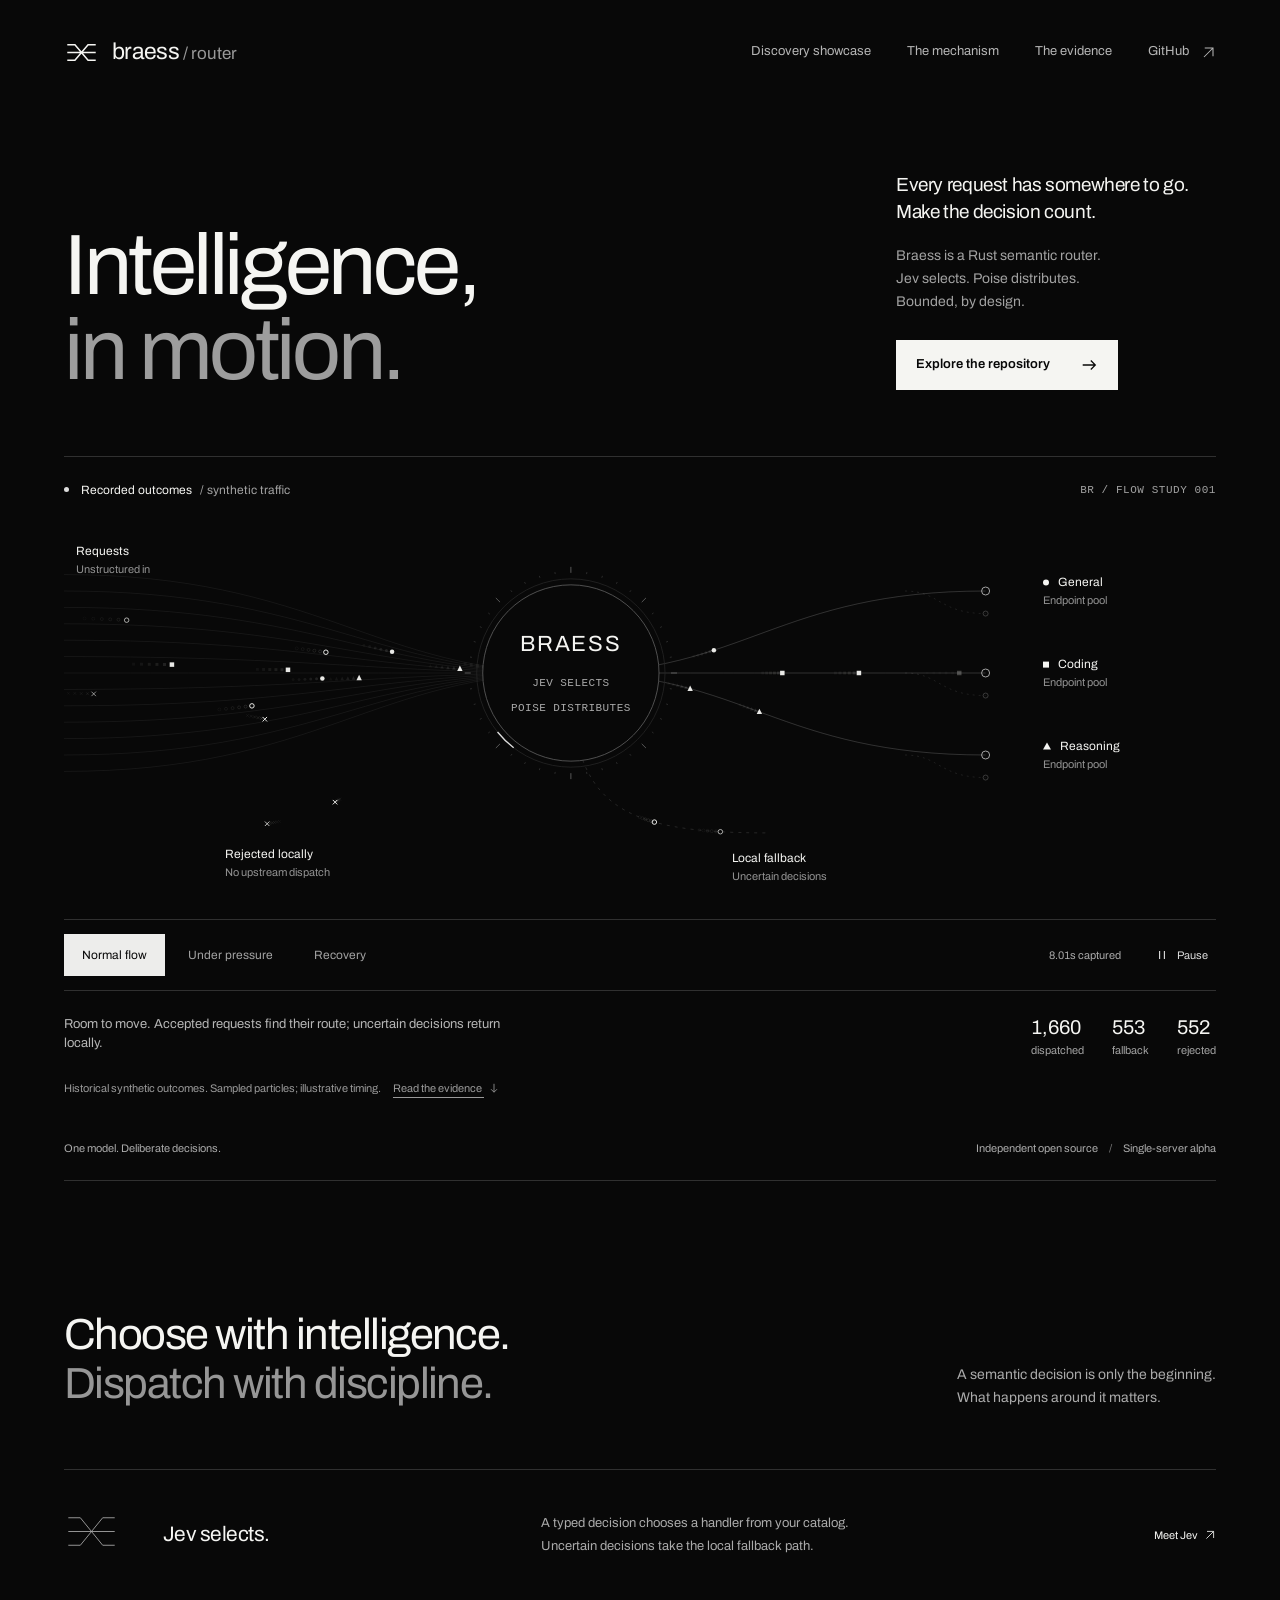
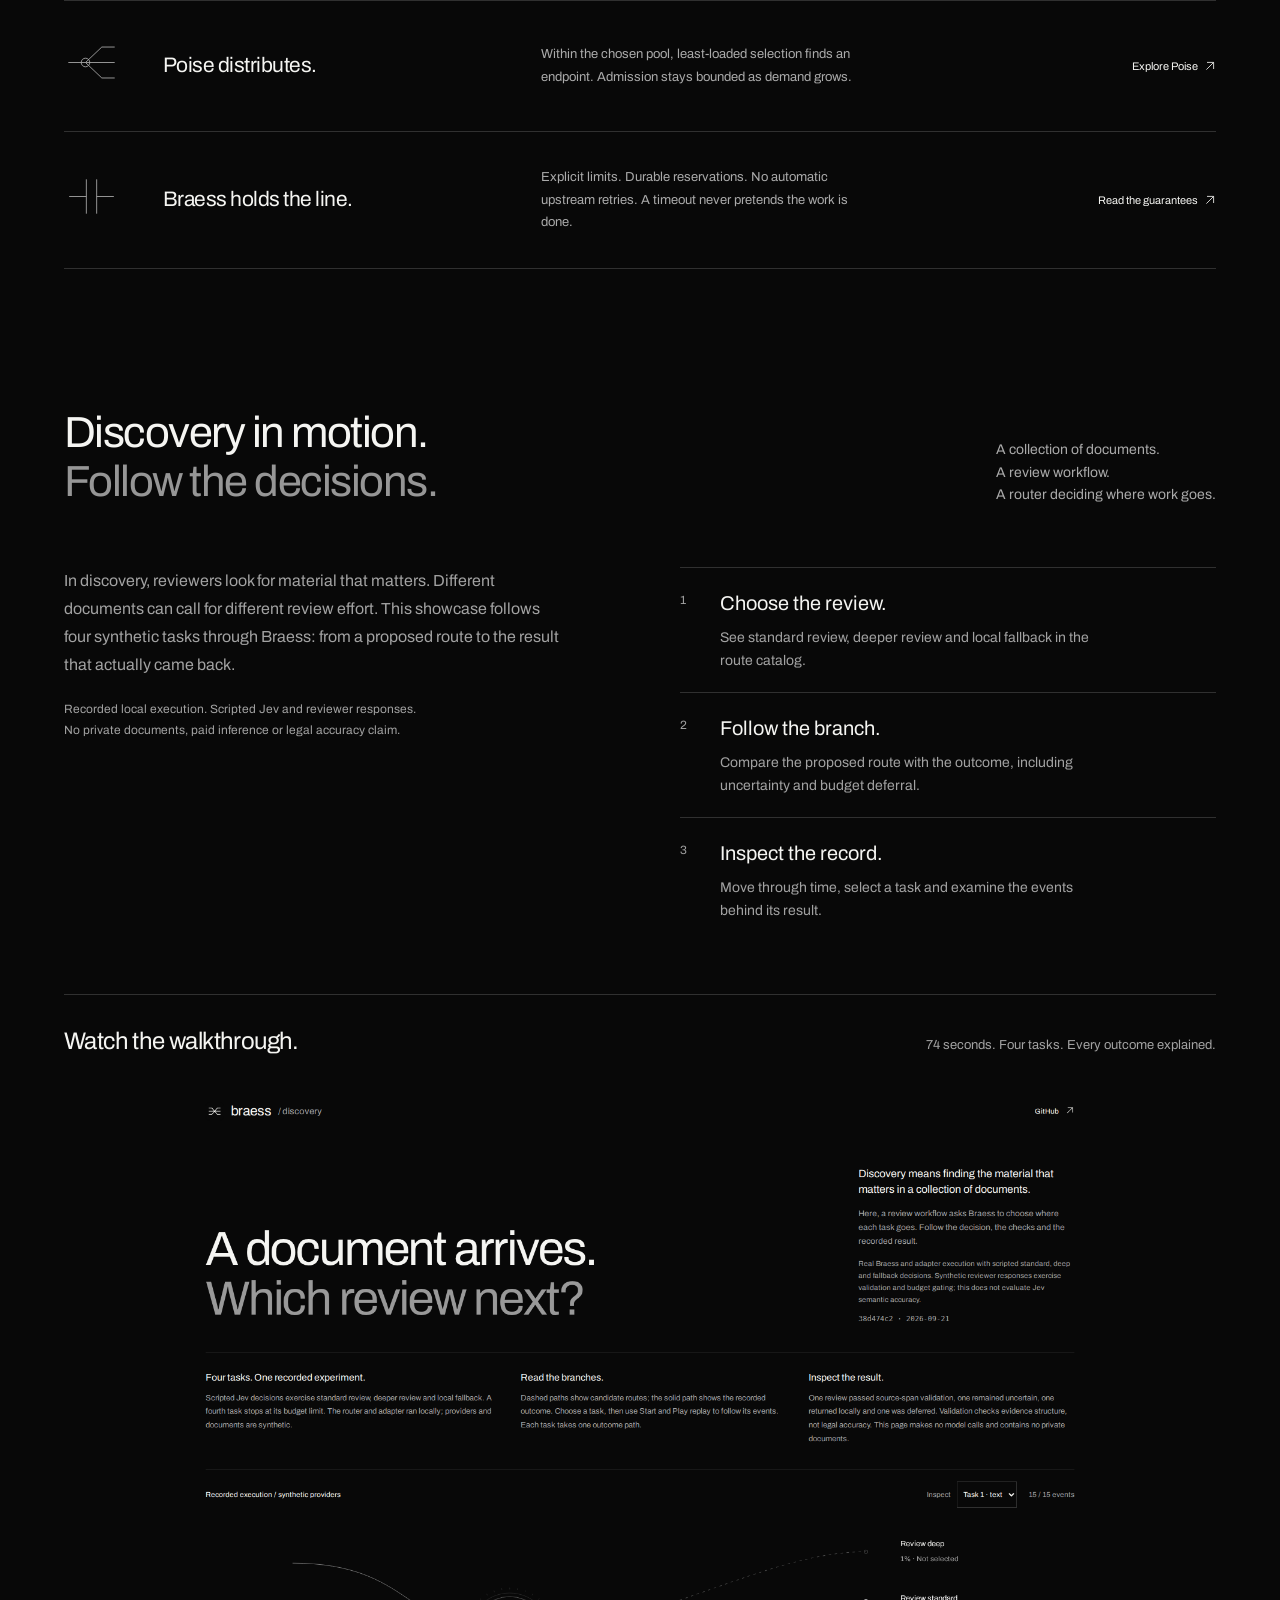
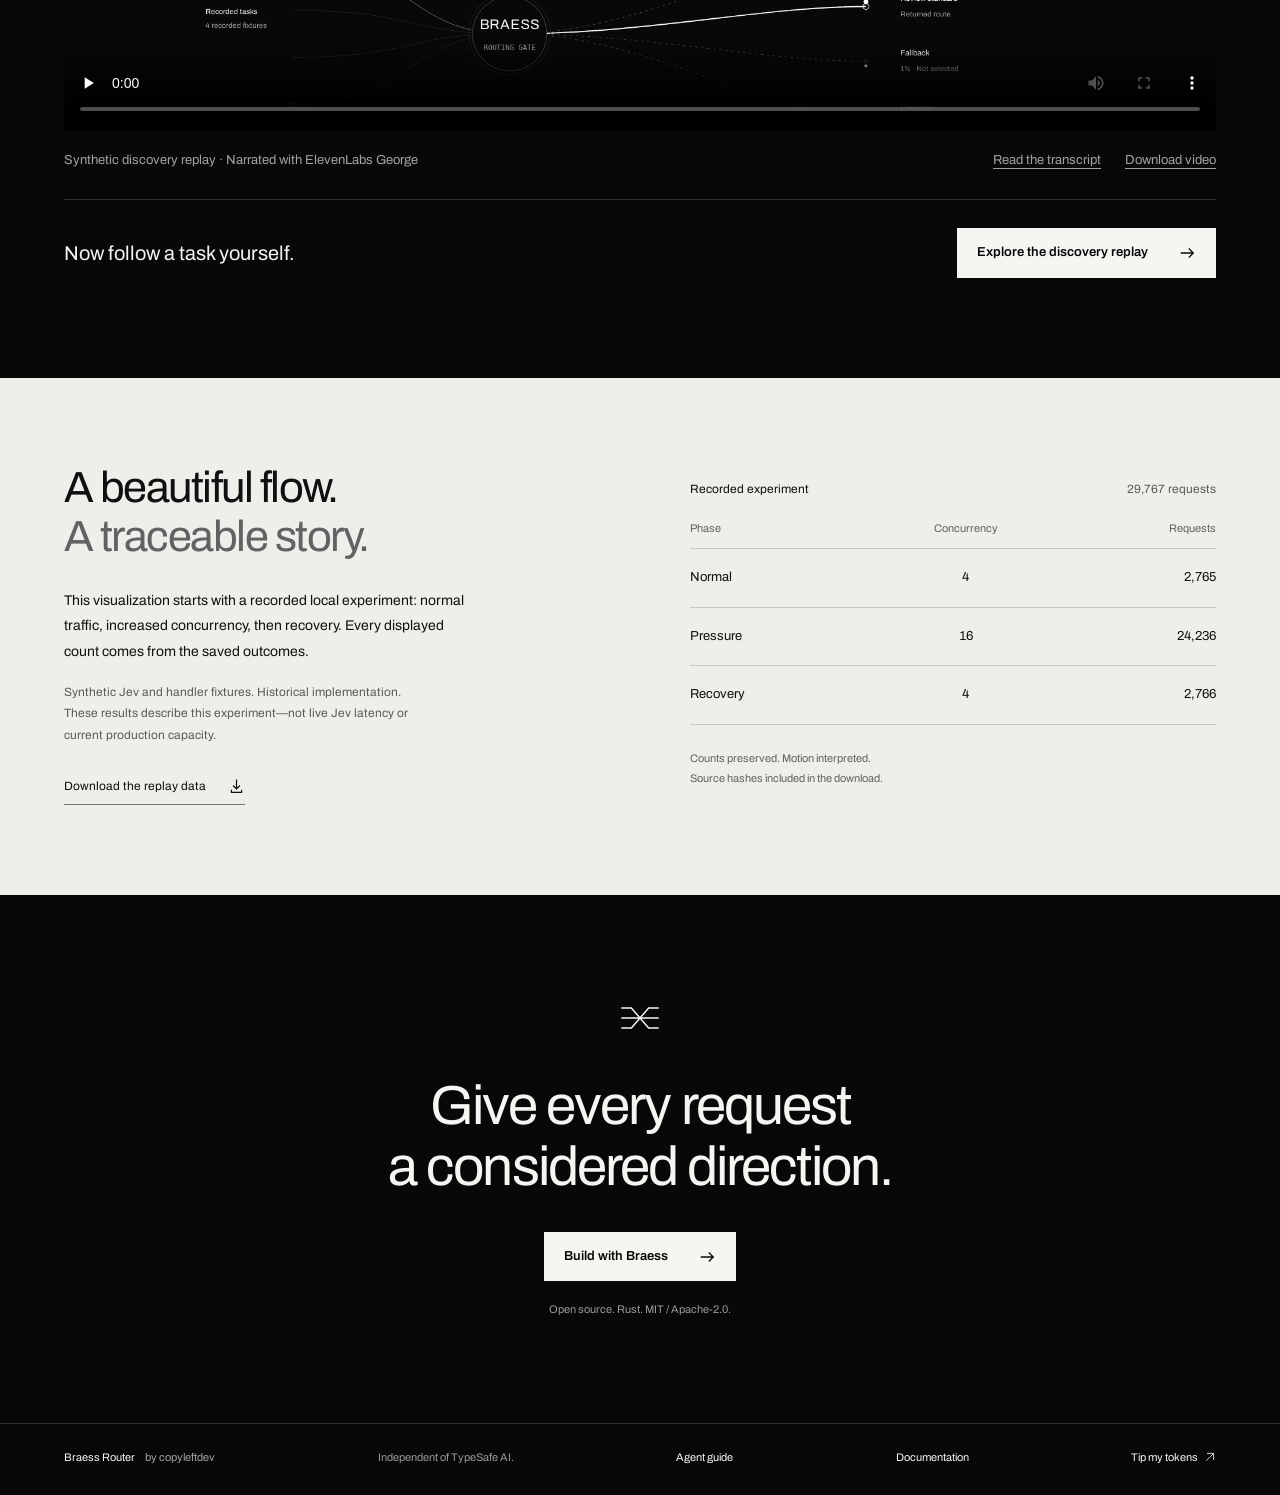
<file: site/index.html>
<!doctype html>
<html lang="en">
<head>
<meta charset="utf-8"><meta name="viewport" content="width=device-width, initial-scale=1">
<meta name="robots" content="index, follow, max-image-preview:large">
<meta name="author" content="copyleftdev">
<meta name="theme-color" content="#080808">
<link rel="canonical" href="https://copyleftdev.github.io/braess-router/">
<meta property="og:title" content="Jev Semantic Router in Rust | Braess Router">
<meta property="og:type" content="website">
<meta property="og:url" content="https://copyleftdev.github.io/braess-router/">
<meta property="og:description" content="Route requests with Jev and balance endpoints with Poise. Explore Braess Router, an open-source Rust router with bounded admission and explicit fallback.">
<meta property="og:site_name" content="Braess Router">
<meta property="og:locale" content="en_US">
<meta property="og:image" content="https://copyleftdev.github.io/braess-router/assets/social-card.png">
<meta property="og:image:width" content="1200">
<meta property="og:image:height" content="630">
<meta property="og:image:type" content="image/png">
<meta property="og:image:alt" content="Braess Router: Jev selects, Poise distributes. Monochrome request paths converge on the router and split into endpoint pools.">
<meta name="twitter:card" content="summary_large_image">
<meta name="twitter:title" content="Jev Semantic Router in Rust | Braess Router">
<meta name="twitter:description" content="Route requests with Jev and balance endpoints with Poise. Explore Braess Router, an open-source Rust router with bounded admission and explicit fallback.">
<meta name="twitter:image" content="https://copyleftdev.github.io/braess-router/assets/social-card.png">
<meta name="twitter:image:alt" content="Braess Router — a bounded Rust semantic router powered by Jev and Poise.">
<link rel="alternate" type="text/markdown" href="index.md" title="Braess Router in Markdown">
<link rel="describedby" href="llms.txt" type="text/plain">
<link rel="sitemap" href="sitemap.xml" type="application/xml">
<title>Jev Semantic Router in Rust | Braess Router</title>
<meta name="description" content="Route requests with Jev and balance endpoints with Poise. Explore Braess Router, an open-source Rust router with bounded admission and explicit fallback.">
<link rel="icon" href="assets/mark.svg" type="image/svg+xml">
<link rel="preload" href="assets/archivo-400.woff2" as="font" type="font/woff2" crossorigin>
<link rel="stylesheet" href="style.css">
<script src="traffic-data.js" defer></script><script src="app.js" defer></script>
<script type="application/ld+json">
{
  "@context": "https://schema.org",
  "@graph": [
    {
      "@type": "WebSite",
      "@id": "https://copyleftdev.github.io/braess-router/#website",
      "url": "https://copyleftdev.github.io/braess-router/",
      "name": "Braess Router",
      "inLanguage": "en"
    },
    {
      "@type": "WebPage",
      "@id": "https://copyleftdev.github.io/braess-router/#webpage",
      "url": "https://copyleftdev.github.io/braess-router/",
      "name": "Jev Semantic Router in Rust | Braess Router",
      "description": "Route requests with Jev and balance endpoints with Poise. Explore Braess Router, an open-source Rust router with bounded admission and explicit fallback.",
      "isPartOf": {
        "@id": "https://copyleftdev.github.io/braess-router/#website"
      },
      "about": {
        "@id": "https://copyleftdev.github.io/braess-router/#source"
      },
      "inLanguage": "en",
      "primaryImageOfPage": {
        "@type": "ImageObject",
        "url": "https://copyleftdev.github.io/braess-router/assets/social-card.png",
        "width": 1200,
        "height": 630
      }
    },
    {
      "@type": "SoftwareSourceCode",
      "@id": "https://copyleftdev.github.io/braess-router/#source",
      "name": "Braess Router",
      "description": "Independent open-source Rust semantic router: Jev selects a handler, Poise selects an endpoint; bounded admission and explicit local fallback. Single-server alpha with loopback-only handlers.",
      "url": "https://copyleftdev.github.io/braess-router/",
      "codeRepository": "https://github.com/copyleftdev/braess-router",
      "programmingLanguage": {
        "@type": "ComputerLanguage",
        "name": "Rust"
      },
      "runtimePlatform": "Linux",
      "license": "https://github.com/copyleftdev/braess-router/blob/main/README.md#why-braess",
      "author": {
        "@type": "Person",
        "name": "copyleftdev",
        "url": "https://github.com/copyleftdev"
      },
      "isAccessibleForFree": true
    }
  ]
}
</script>
</head>
<body>
<a class="skip" href="#main">Skip to content</a>
<header class="masthead wrap">
<a class="brand" href="#" aria-label="Braess Router home"><svg viewBox="0 0 32 32" aria-hidden="true"><path d="M3 9h7l12 14h7M3 23h7L22 9h7M3 16h26"/></svg><span>braess<span class="brand-light"> / router</span></span></a>
<nav aria-label="Main navigation"><a href="#discovery">Discovery showcase</a><a href="#mechanism">The mechanism</a><a href="#evidence">The evidence</a><a class="nav-github" href="https://github.com/copyleftdev/braess-router">GitHub <svg viewBox="0 0 20 20" aria-hidden="true"><path d="M4 16 16 4M5 4h11v11"/></svg></a></nav>
</header>
<main id="main">
<section class="hero wrap" aria-labelledby="hero-title">
<div class="hero-heading"><h1 id="hero-title">Intelligence,<br><span>in motion.</span></h1><div class="hero-copy"><p>Every request has somewhere to go.<br>Make the decision count.</p><p class="intro">Braess is a Rust semantic router.<br>Jev selects. Poise distributes.<br>Bounded, by design.</p><a class="button" href="https://github.com/copyleftdev/braess-router">Explore the repository <svg viewBox="0 0 20 20" aria-hidden="true"><path d="M3 10h14m-5-5 5 5-5 5"/></svg></a></div></div>
<div class="instrument" id="replay">
<div class="instrument-heading"><span class="replay-label"><span class="signal" aria-hidden="true"></span>Recorded outcomes <span class="muted">/ synthetic traffic</span></span><span class="instrument-id">BR / FLOW STUDY 001</span></div>
<div class="flow-stage"><canvas id="traffic" aria-hidden="true"></canvas>
<div class="diagram-label intake"><strong>Requests</strong><span>Unstructured in</span></div>
<div class="router-label"><span class="router-word">BRAESS</span><span>JEV SELECTS<br>POISE DISTRIBUTES</span></div>
<div class="diagram-label route route-general"><strong><i class="shape circle"></i>General</strong><span>Endpoint pool</span></div>
<div class="diagram-label route route-coding"><strong><i class="shape square"></i>Coding</strong><span>Endpoint pool</span></div>
<div class="diagram-label route route-reasoning"><strong><i class="shape triangle"></i>Reasoning</strong><span>Endpoint pool</span></div>
<div class="diagram-label fallback"><strong>Local fallback</strong><span>Uncertain decisions</span></div>
<div class="diagram-label rejected"><strong>Rejected locally</strong><span>No upstream dispatch</span></div>
</div>
<p class="sr-only">Requests move into Braess. Jev chooses general, coding or reasoning; Poise chooses an endpoint in that pool. Uncertain decisions return locally. Requests rejected at admission never reach Jev. Motion is illustrative; recorded counts appear below.</p>
<div class="replay-controls"><div class="phase-tabs" role="group" aria-label="Traffic phase"><button data-phase="0" aria-pressed="true">Normal flow</button><button data-phase="1" aria-pressed="false">Under pressure</button><button data-phase="2" aria-pressed="false">Recovery</button></div><div class="playback"><span id="phase-time">8.01s captured</span><button id="play-toggle" aria-label="Pause animation"><svg class="pause-icon" viewBox="0 0 20 20" aria-hidden="true"><path d="M7 5v10M13 5v10"/></svg><span>Pause</span></button></div></div>
<div class="phase-detail" aria-live="polite"><p id="phase-story">Room to move. Accepted requests find their route; uncertain decisions return locally.</p><div class="phase-counts"><span><strong id="count-routed">1,660</strong> dispatched</span><span><strong id="count-fallback">553</strong> fallback</span><span><strong id="count-rejected">552</strong> rejected</span></div></div>
<p class="replay-note">Historical synthetic outcomes. Sampled particles; illustrative timing. <a href="#evidence">Read the evidence <svg class="inline-arrow" viewBox="0 0 20 20" aria-hidden="true"><path d="M10 3v14m-5-5 5 5 5-5"/></svg></a></p>
<noscript><p class="no-script">The interactive replay needs JavaScript. The mechanism and recorded experiment remain available below.</p></noscript>
</div>
<div class="hero-foot"><span>One model. Deliberate decisions.</span><span>Independent open source <span class="separator">/</span> Single-server alpha</span></div>
</section>
<section id="mechanism" class="mechanism wrap" aria-labelledby="mechanism-title"><div class="section-lead"><h2 id="mechanism-title">Choose with intelligence.<br><span>Dispatch with discipline.</span></h2><p>A semantic decision is only the beginning.<br>What happens around it matters.</p></div><div class="mechanism-rows">
<article><div class="mechanism-glyph" aria-hidden="true"><svg viewBox="0 0 64 64"><path d="M5 16h14l26 32h14M5 32h54M5 48h14l26-32h14"/></svg></div><h3>Jev selects.</h3><p>A typed decision chooses a handler from your catalog. Uncertain decisions take the local fallback path.</p><a href="https://docs.typesafe.ai/introduction">Meet Jev <svg class="inline-arrow" viewBox="0 0 20 20" aria-hidden="true"><path d="M4 16 16 4M5 4h11v11"/></svg></a></article>
<article><div class="mechanism-glyph" aria-hidden="true"><svg viewBox="0 0 64 64"><path d="M5 32h20m0 0 19-18h15M25 32h34M25 32l19 18h15"/><circle cx="25" cy="32" r="5"/></svg></div><h3>Poise distributes.</h3><p>Within the chosen pool, least-loaded selection finds an endpoint. Admission stays bounded as demand grows.</p><a href="https://github.com/copyleftdev/poise-rs">Explore Poise <svg class="inline-arrow" viewBox="0 0 20 20" aria-hidden="true"><path d="M4 16 16 4M5 4h11v11"/></svg></a></article>
<article><div class="mechanism-glyph" aria-hidden="true"><svg viewBox="0 0 64 64"><path d="M6 32h20m12 0h20M26 12v40M38 12v40"/></svg></div><h3>Braess holds the line.</h3><p>Explicit limits. Durable reservations. No automatic upstream retries. A timeout never pretends the work is done.</p><a href="https://github.com/copyleftdev/braess-router/blob/main/docs/OPERATIONS.md">Read the guarantees <svg class="inline-arrow" viewBox="0 0 20 20" aria-hidden="true"><path d="M4 16 16 4M5 4h11v11"/></svg></a></article>
</div></section>
<section id="discovery" class="discovery wrap" aria-labelledby="discovery-title">
<div class="section-lead"><h2 id="discovery-title">Discovery in motion.<br><span>Follow the decisions.</span></h2><p>A collection of documents.<br>A review workflow.<br>A router deciding where work goes.</p></div>
<div class="discovery-body"><div><p>In discovery, reviewers look for material that matters. Different documents can call for different review effort. This showcase follows four synthetic tasks through Braess: from a proposed route to the result that actually came back.</p><p class="discovery-scope">Recorded local execution. Scripted Jev and reviewer responses.<br>No private documents, paid inference or legal accuracy claim.</p></div>
<ol class="discovery-steps"><li><h3>Choose the review.</h3><p>See standard review, deeper review and local fallback in the route catalog.</p></li><li><h3>Follow the branch.</h3><p>Compare the proposed route with the outcome, including uncertainty and budget deferral.</p></li><li><h3>Inspect the record.</h3><p>Move through time, select a task and examine the events behind its result.</p></li></ol></div>
<div class="discovery-film" aria-labelledby="film-title">
<div class="film-intro"><h3 id="film-title">Watch the walkthrough.</h3><p>74 seconds. Four tasks. Every outcome explained.</p></div>
<video controls playsinline preload="none" width="1920" height="1080" poster="discovery/media/poster.png" aria-labelledby="film-title" aria-describedby="film-scope">
<source src="discovery/media/walkthrough.mp4" type="video/mp4">
<track kind="captions" src="discovery/media/walkthrough.vtt" srclang="en" label="English" default>
Your browser does not support this video. <a href="discovery/media/walkthrough.mp4">Download the walkthrough</a> or <a href="discovery/media/transcript.txt">read the transcript</a>.
</video>
<div class="film-details"><p id="film-scope">Synthetic discovery replay · Narrated with ElevenLabs George</p><div><a href="discovery/media/transcript.txt">Read the transcript</a><a href="discovery/media/walkthrough.mp4" download>Download video</a></div></div>
<div class="film-next"><p>Now follow a task yourself.</p><a class="button" href="discovery/index.html">Explore the discovery replay <svg viewBox="0 0 20 20" aria-hidden="true"><path d="M3 10h14m-5-5 5 5-5 5"/></svg></a></div>
</div>
</section>
<section id="evidence" class="evidence" aria-labelledby="evidence-title"><div class="wrap evidence-inner"><div><h2 id="evidence-title">A beautiful flow.<br><span>A traceable story.</span></h2><p>This visualization starts with a recorded local experiment: normal traffic, increased concurrency, then recovery. Every displayed count comes from the saved outcomes.</p><p class="evidence-limit">Synthetic Jev and handler fixtures. Historical implementation. These results describe this experiment—not live Jev latency or current production capacity.</p><a class="text-link" href="traffic-data.json" download>Download the replay data <svg viewBox="0 0 20 20" aria-hidden="true"><path d="M10 3v11m-4-4 4 4 4-4M4 15v3h12v-3"/></svg></a></div><div class="evidence-table"><div class="table-title"><span>Recorded experiment</span><span>29,767 requests</span></div><table><caption class="sr-only">Historical synthetic request outcomes by load phase</caption><thead><tr><th scope="col">Phase</th><th scope="col">Concurrency</th><th scope="col">Requests</th></tr></thead><tbody><tr><th scope="row">Normal</th><td>4</td><td>2,765</td></tr><tr><th scope="row">Pressure</th><td>16</td><td>24,236</td></tr><tr><th scope="row">Recovery</th><td>4</td><td>2,766</td></tr></tbody></table><p>Counts preserved. Motion interpreted.<br>Source hashes included in the download.</p></div></div></section>
<section class="closing wrap"><div class="closing-mark" aria-hidden="true"><svg viewBox="0 0 32 32"><path d="M3 9h7l12 14h7M3 23h7L22 9h7M3 16h26"/></svg></div><h2>Give every request<br>a considered direction.</h2><a class="button" href="https://github.com/copyleftdev/braess-router">Build with Braess <svg viewBox="0 0 20 20" aria-hidden="true"><path d="M3 10h14m-5-5 5 5-5 5"/></svg></a><p>Open source. Rust. MIT / Apache-2.0.</p></section>
</main><footer class="wrap"><span>Braess Router <span class="muted">by copyleftdev</span></span><p>Independent of TypeSafe AI.</p><a href="llms.txt">Agent guide</a><a href="https://github.com/copyleftdev/braess-router/blob/main/docs/OPERATIONS.md">Documentation</a><a href="https://tokentip.to/@copyleftdev">Tip my tokens <svg class="inline-arrow" viewBox="0 0 20 20" aria-hidden="true"><path d="M4 16 16 4M5 4h11v11"/></svg></a></footer>
</body></html>
</file>
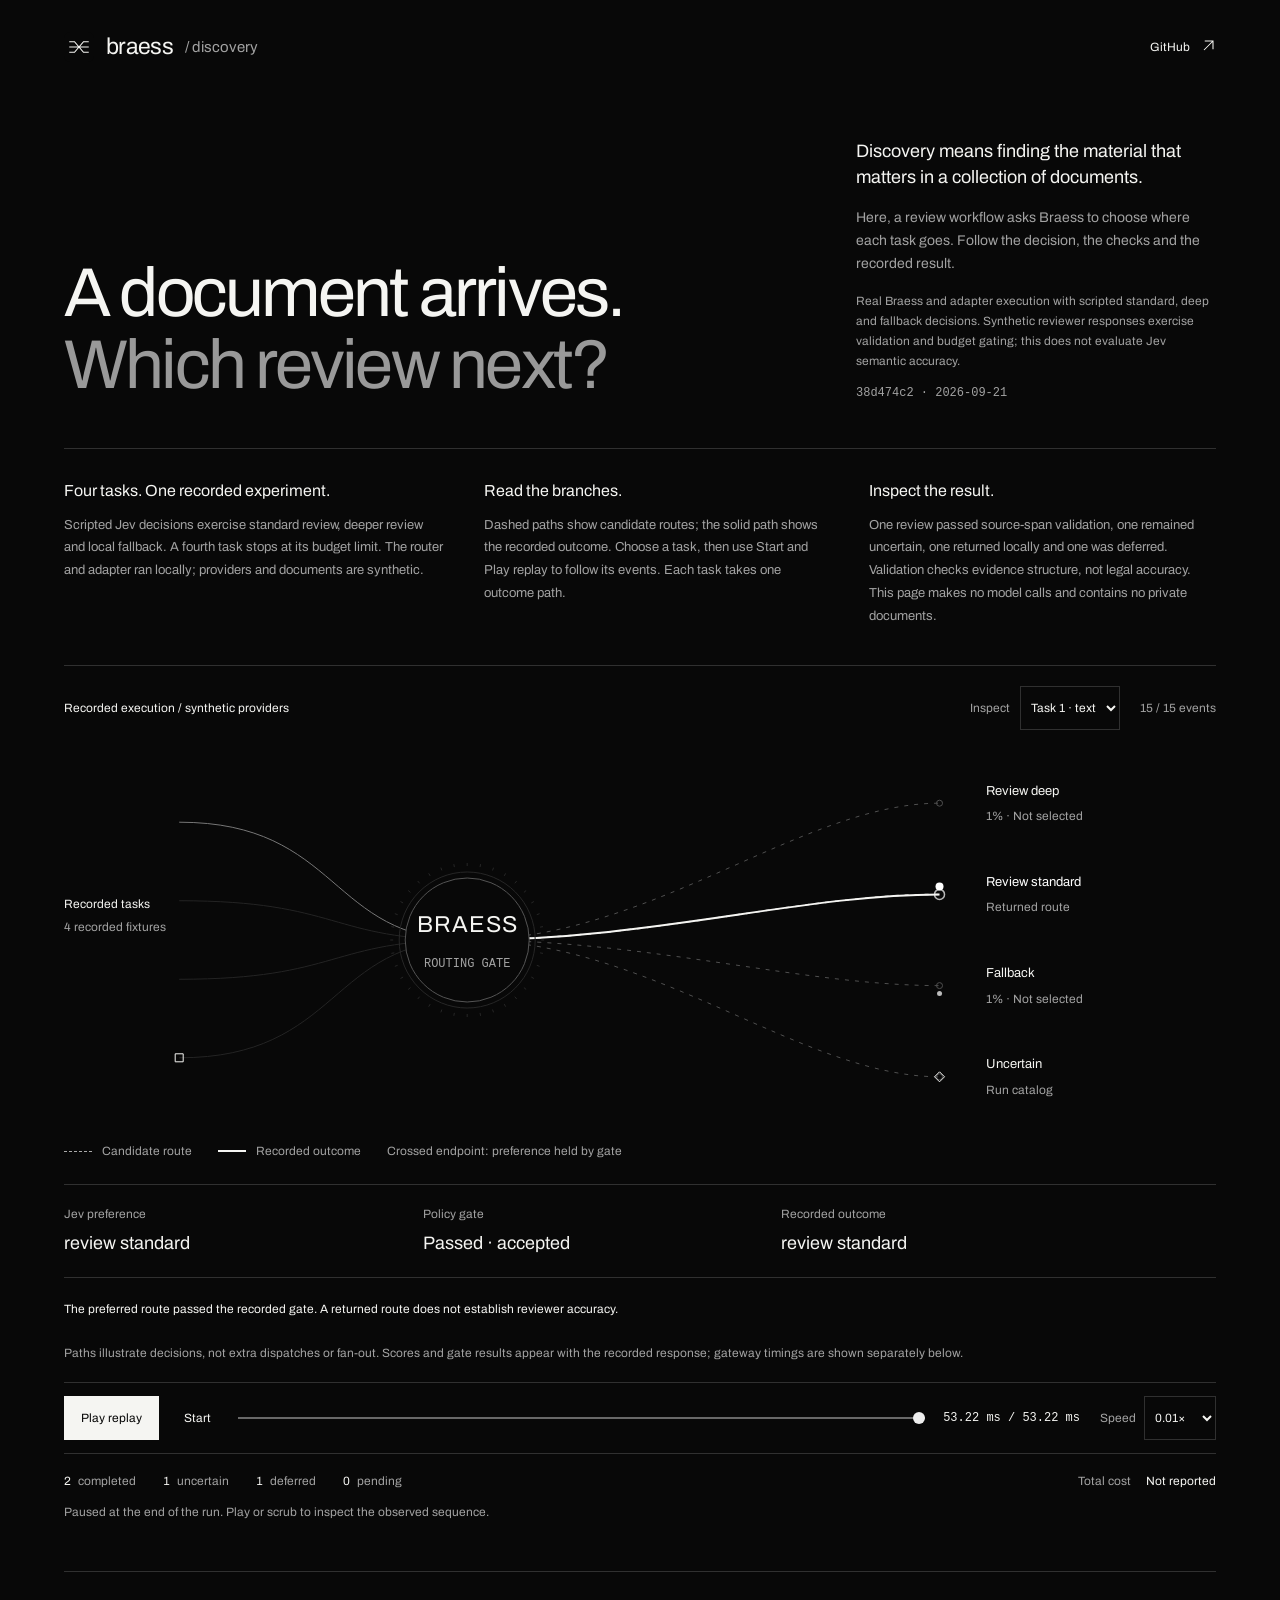
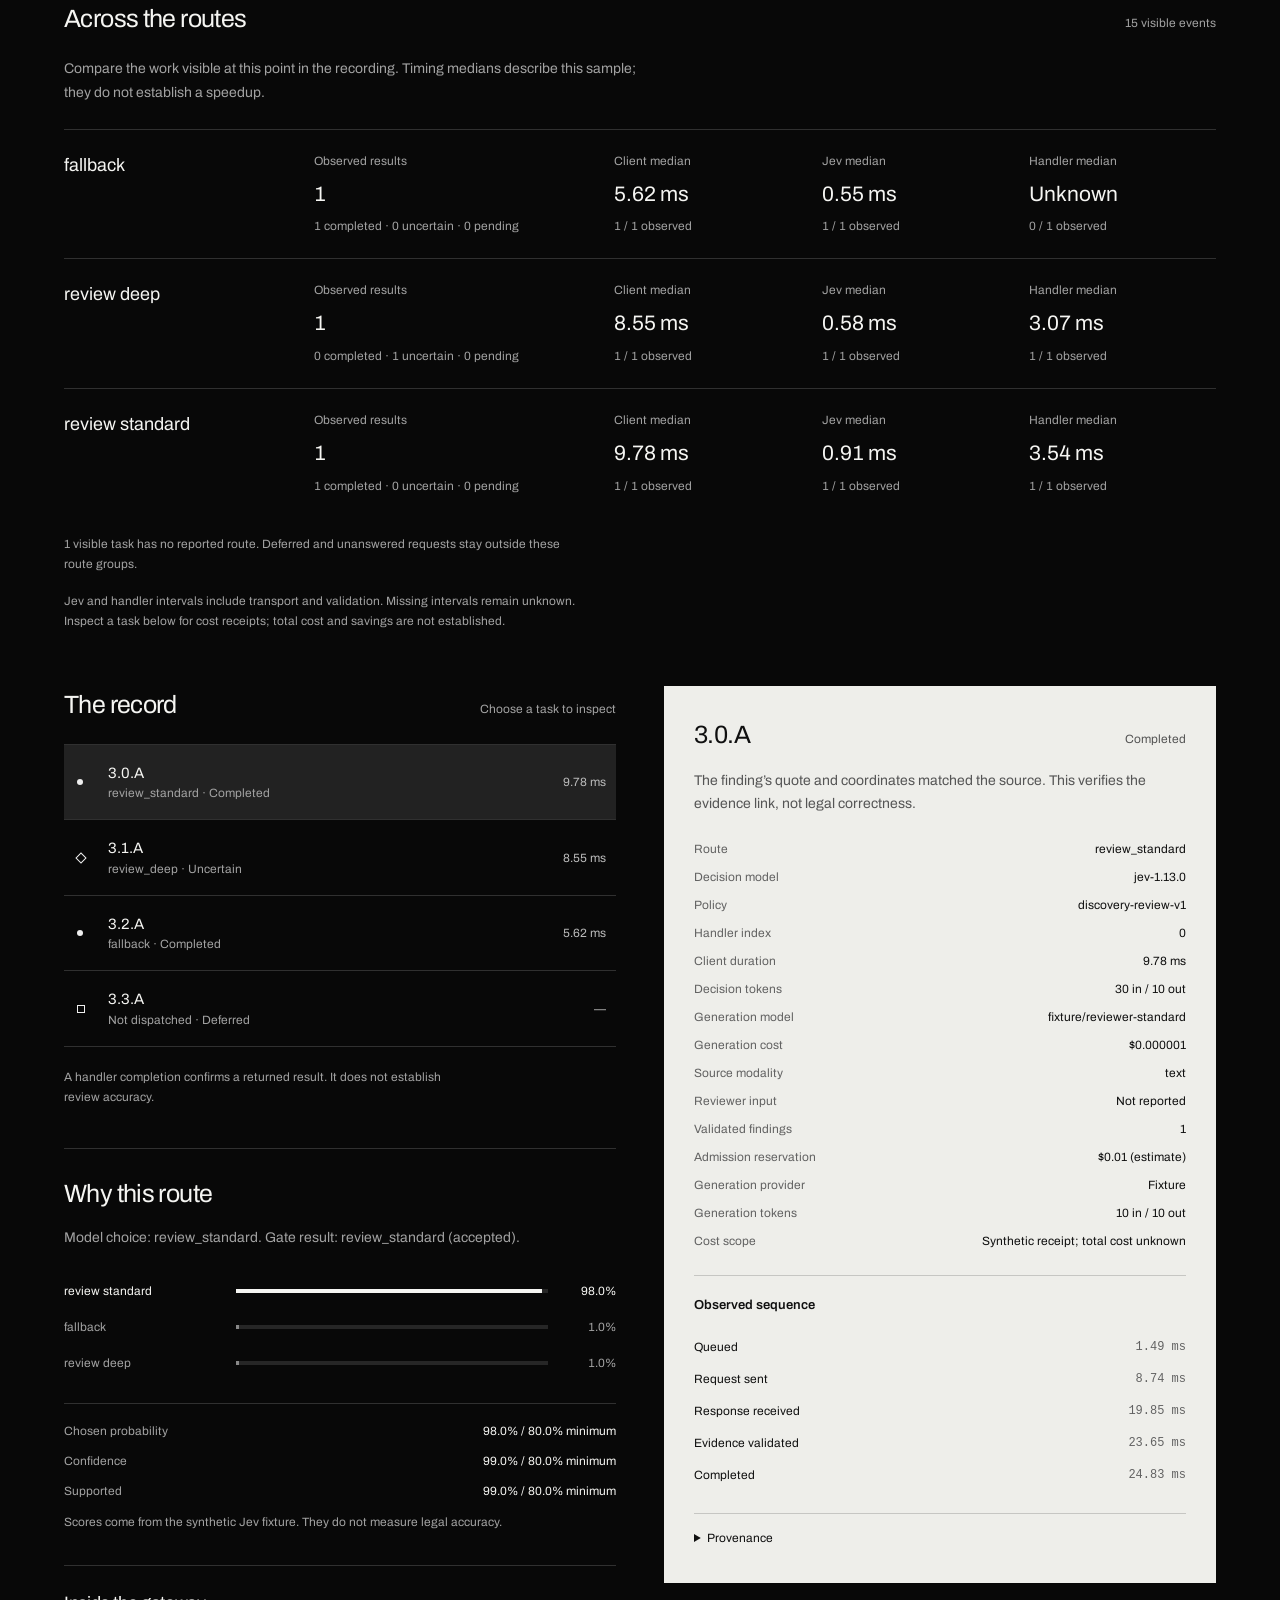
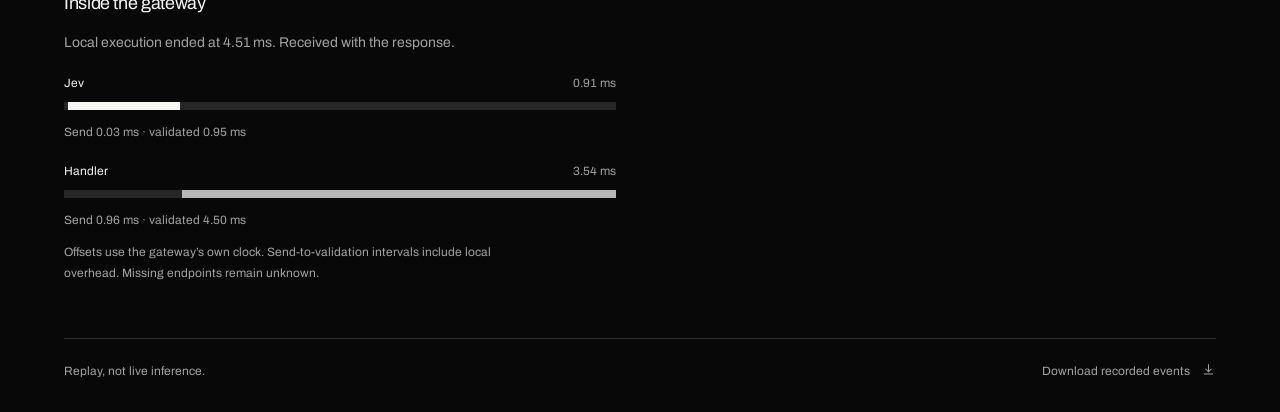
<file: site/discovery/index.html>
<!doctype html>
<html lang="en">
<head>
<meta charset="utf-8"><meta name="viewport" content="width=device-width, initial-scale=1">
<meta name="theme-color" content="#080808"><meta name="robots" content="index, follow">
<title>Discovery showcase — Braess Router</title>
<meta name="description" content="Explore four synthetic discovery tasks through Braess Router: review routes, fallback, validation and budget deferral in a recorded execution.">
<link rel="canonical" href="https://copyleftdev.github.io/braess-router/discovery/index.html">
<link rel="icon" href="../assets/mark.svg" type="image/svg+xml">
<link rel="stylesheet" href="style.css"><script src="app.js" defer></script>
</head>
<body>
<a class="skip" href="#controls">Skip to replay controls</a>
<header><a class="brand" href="../index.html#discovery"><img src="../assets/mark.svg" alt="" width="30" height="30">braess <span>/ discovery</span></a><a href="https://github.com/copyleftdev/braess-router">GitHub <svg viewBox="0 0 20 20" aria-hidden="true"><path d="M4 16 16 4M5 4h11v11"/></svg></a></header>
<main>
<section class="intro"><h1>A document arrives.<br><span>Which review next?</span></h1><div class="scope"><p>Discovery means finding the material that matters in a collection of documents.</p><p>Here, a review workflow asks Braess to choose where each task goes. Follow the decision, the checks and the recorded result.</p><p id="scope">Loading the recorded run…</p><p class="run-id" id="run-id"></p></div></section>
<section class="showcase-guide" aria-label="About this discovery showcase"><p><strong>Four tasks. One recorded experiment.</strong> Scripted Jev decisions exercise standard review, deeper review and local fallback. A fourth task stops at its budget limit. The router and adapter ran locally; providers and documents are synthetic.</p><p><strong>Read the branches.</strong> Dashed paths show candidate routes; the solid path shows the recorded outcome. Choose a task, then use Start and Play replay to follow its events. Each task takes one outcome path.</p><p><strong>Inspect the result.</strong> One review passed source-span validation, one remained uncertain, one returned locally and one was deferred. Validation checks evidence structure, not legal accuracy. This page makes no model calls and contains no private documents.</p></section>
<section class="instrument" aria-label="Recorded routing activity">
<div class="instrument-top"><span id="scope-label">Loading evidence</span><label class="flow-select">Inspect <select id="flow-task" aria-label="Task in routing diagram"></select></label><span id="event-count">—</span></div>
<div class="stage"><canvas id="flow" aria-hidden="true"></canvas><div class="intake">Recorded tasks<span id="task-total">—</span></div><div class="aperture"><strong>BRAESS</strong><span>ROUTING GATE</span></div><div id="lanes"></div></div>
<div class="branch-legend"><span><i class="candidate-key" aria-hidden="true"></i>Candidate route</span><span><i class="returned-key" aria-hidden="true"></i>Recorded outcome</span><span>Crossed endpoint: preference held by gate</span></div>
<div class="branch-story" aria-label="Selected task routing decision"><div><span>Jev preference</span><strong id="branch-choice">Not observed yet</strong></div><div><span>Policy gate</span><strong id="branch-gate">Not observed yet</strong></div><div><span>Recorded outcome</span><strong id="branch-outcome">Not observed yet</strong></div></div>
<p id="branch-context" class="path-note"></p><p class="path-note">Paths illustrate decisions, not extra dispatches or fan-out. Scores and gate results appear with the recorded response; gateway timings are shown separately below.</p>
<div id="controls" class="controls"><button id="play" disabled>Play replay</button><button id="reset" disabled>Start</button><label class="scrubber">Recorded time<input type="range" id="seek" min="0" max="1000" value="1000" disabled aria-label="Recorded time"></label><output id="time">—</output><label class="speed">Speed<select id="speed"><option value="0.001">0.001×</option><option value="0.01" selected>0.01×</option><option value="0.1">0.1×</option><option value="1">1×</option></select></label></div>
<div class="run-summary" aria-live="off"><p><strong id="completed">—</strong> completed</p><p><strong id="uncertain">—</strong> uncertain</p><p><strong id="deferred">—</strong> deferred</p><p><strong id="pending">—</strong> pending</p><p>Total cost <strong id="cost">Not reported</strong></p></div>
<p id="status" role="status" class="status">Loading replay data. No provider calls are made by this page.</p>
</section>
<section class="route-comparison" aria-labelledby="comparison-heading">
<div class="section-title"><h2 id="comparison-heading">Across the routes</h2><span id="comparison-clock">Waiting for observations</span></div>
<p>Compare the work visible at this point in the recording. Timing medians describe this sample; they do not establish a speedup.</p>
<div id="route-comparison"></div>
<p id="comparison-unrouted"></p>
<p class="comparison-note">Jev and handler intervals include transport and validation. Missing intervals remain unknown. Inspect a task below for cost receipts; total cost and savings are not established.</p>
</section>
<section class="review" aria-label="Task evidence">
  <div class="task-index">
    <div class="section-title"><h2>The record</h2><span>Choose a task to inspect</span></div>
    <div id="tasks"></div>
    <p class="record-note">A handler completion confirms a returned result. It does not establish review accuracy.</p>
    <section class="decision-study" aria-labelledby="decision-heading">
      <h2 id="decision-heading">Why this route</h2>
      <p id="decision-summary">Select a recorded task to inspect its decision.</p>
      <div id="route-scores" aria-label="Recorded route probabilities"></div>
      <dl id="gate-scores"></dl>
      <p id="score-note" class="study-note" hidden>Scores come from the synthetic Jev fixture. They do not measure legal accuracy.</p>
      <h3>Inside the gateway</h3>
      <p id="timing-summary">No timing evidence selected.</p>
      <div id="stage-times"></div>
      <p class="study-note">Offsets use the gateway’s own clock. Send-to-validation intervals include local overhead. Missing endpoints remain unknown.</p>
    </section>
  </div>
  <aside class="evidence" aria-label="Selected task details">
    <div class="evidence-heading"><h2 id="selected-title">Select a task</h2><span id="selected-state"></span></div>
    <p id="selected-description">The original event sequence will appear here.</p>
    <dl id="facts"></dl><section id="submitted-pages" hidden aria-labelledby="submitted-heading"><h3 id="submitted-heading">Submitted scan pages</h3><p id="submitted-status" role="status"></p><div id="submitted-actions"></div></section><section id="linked-findings" hidden aria-labelledby="findings-heading"><h3 id="findings-heading">Source-linked findings</h3><p id="findings-status" role="status"></p><div id="finding-list"></div></section><h3>Observed sequence</h3><ol id="sequence"></ol>
    <details><summary>Provenance</summary><p id="provenance"></p></details>
  </aside>
</section>
<footer><span>Replay, not live inference.</span><a href="replay.json" download>Download recorded events <svg viewBox="0 0 20 20" aria-hidden="true"><path d="M10 3v10m-4-4 4 4 4-4M4 16h12"/></svg></a></footer>
</main><noscript><p class="noscript">Enable JavaScript to explore the replay, or <a href="replay.json">read the recorded events</a>.</p></noscript>
</body></html>
</file>
<file: site/style.css>
@font-face{font-family:Archivo;src:url('assets/archivo-400.woff2') format('woff2');font-weight:400;font-display:swap}
@font-face{font-family:Archivo;src:url('assets/archivo-600.woff2') format('woff2');font-weight:600;font-display:swap}
:root{--bg:#080808;--ink:#f5f5f2;--muted:#a2a2a2;--line:#303030;--surface:#111;--font:Archivo,Helvetica,sans-serif;--space:clamp(22px,5vw,80px)}
*{box-sizing:border-box}html{scroll-behavior:smooth;scroll-padding-top:30px;scrollbar-color:#666 var(--bg)}body{margin:0;background:var(--bg);color:var(--ink);font-family:var(--font);font-size:16px;line-height:1.5;-webkit-font-smoothing:antialiased}::selection{background:#eee;color:#080808}a{color:inherit;text-decoration:none;text-underline-offset:5px}button{font:inherit;cursor:pointer}button,a{-webkit-tap-highlight-color:transparent}a:focus-visible,button:focus-visible{outline:2px solid var(--ink);outline-offset:6px}svg{fill:none;stroke:currentColor;stroke-width:1.4;width:20px;height:20px}button:disabled{opacity:.5;cursor:default}.wrap{max-width:1440px;margin-inline:auto;padding-inline:var(--space)}.muted{color:var(--muted)}.sr-only{position:absolute;width:1px;height:1px;padding:0;margin:-1px;overflow:hidden;clip:rect(0,0,0,0);white-space:nowrap;border:0}.skip{position:fixed;top:10px;left:10px;background:var(--ink);color:var(--bg);padding:12px 20px;z-index:10;transform:translateY(-150%)}.skip:focus{transform:translateY(0)}
.masthead{height:104px;display:flex;align-items:center;justify-content:space-between;gap:24px}.brand{display:flex;align-items:center;gap:13px;font-size:23px;letter-spacing:-.03em}.brand svg{width:35px;height:35px}.brand-light{color:#999;font-size:17px;letter-spacing:-.01em}.masthead nav{display:flex;align-items:center;gap:36px;font-size:13px}.masthead nav a{color:#b5b5b5}.masthead nav a:hover{color:var(--ink)}.nav-github{display:flex;gap:12px;align-items:center}.nav-github svg{width:15px;height:15px}
.hero-heading{display:flex;justify-content:space-between;align-items:flex-end;gap:48px;padding-top:68px;padding-bottom:62px}h1,h2,h3,p{margin:0}h1{font-size:clamp(58px,6.7vw,96px);line-height:.99;font-weight:400;letter-spacing:-.04em;text-wrap:balance}h1 span{color:#9d9d9d}.hero-copy{width:320px;padding-bottom:4px}.hero-copy>p:first-child{font-size:19px;line-height:1.4;letter-spacing:-.02em}.intro{color:var(--muted);font-size:14px;line-height:1.65;margin-top:19px}.button{display:inline-flex;align-items:center;justify-content:space-between;gap:30px;background:var(--ink);color:var(--bg);font-size:13px;font-weight:600;padding:15px 20px;min-height:48px;transition:background .2s}.button:hover{background:#cecece}.hero-copy .button{margin-top:27px}.button svg{width:18px;height:18px}
.instrument{border-top:1px solid var(--line)}.instrument-heading{display:flex;justify-content:space-between;align-items:center;gap:16px;padding-top:24px;font-size:12px}.replay-label{display:flex;align-items:center;gap:8px}.signal{width:5px;height:5px;border-radius:50%;background:#ddd;margin-right:4px}.instrument-id{font:11px/1.5 monospace;letter-spacing:.05em;color:var(--muted)}.flow-stage{position:relative;height:410px;margin-top:10px}canvas{display:block;width:100%;height:100%}.diagram-label{position:absolute;pointer-events:none;font-size:12px;line-height:1.6}.diagram-label strong{font-weight:400;display:flex;align-items:center;gap:9px}.diagram-label span{display:block;color:#929292;font-size:11px}.intake{left:1%;top:8%}.router-label{position:absolute;top:40%;left:44%;transform:translate(-50%,-50%);text-align:center;pointer-events:none}.router-word{display:block;font-size:22px;letter-spacing:.08em;margin-bottom:8px}.router-label>span:last-child{font:11px/1.8 monospace;color:#aaa;letter-spacing:.04em}.route{left:85%;transform:translateY(-50%)}.route-general{top:20%}.route-coding{top:40%}.route-reasoning{top:60%}.fallback{left:58%;top:83%}.rejected{left:14%;top:82%;opacity:1}.instrument.pressure .rejected{opacity:1}.shape{display:inline-block;width:6px;height:6px;background:var(--ink)}.circle{border-radius:50%}.triangle{width:0;height:0;background:none;border-left:4px solid transparent;border-right:4px solid transparent;border-bottom:7px solid var(--ink)}
.replay-controls{display:flex;justify-content:space-between;align-items:center;gap:20px;border-top:1px solid var(--line);border-bottom:1px solid var(--line);padding:13px 0}.phase-tabs{display:flex;gap:5px}.phase-tabs button{border:0;background:none;color:#a2a2a2;font-size:12px;padding:11px 18px;min-height:42px;transition:background .2s,color .2s}.phase-tabs button[aria-pressed=true]{background:#ededeb;color:var(--bg)}.phase-tabs button:hover:not([aria-pressed=true]){background:#222;color:#fff}.playback{display:flex;align-items:center;gap:25px;font-size:11px;color:#aaa;font-variant-numeric:tabular-nums}.playback button{display:flex;align-items:center;gap:7px;background:none;border:0;color:#ddd;min-height:44px;padding:8px}.playback svg{width:16px;height:16px}.phase-detail{display:flex;justify-content:space-between;gap:35px;padding-top:24px;align-items:start}.phase-detail>p{max-width:440px;font-size:13px;color:#b5b5b5;min-height:42px}.phase-counts{display:flex;gap:28px;font-size:11px;color:var(--muted);white-space:nowrap}.phase-counts span{display:flex;flex-direction:column;gap:3px}.phase-counts strong{font:400 20px/1.2 var(--font);font-variant-numeric:tabular-nums;color:var(--ink)}.replay-note{font-size:11px;color:#999;margin-top:22px}.replay-note a{margin-left:10px;text-decoration:underline}.hero-foot{display:flex;justify-content:space-between;margin-top:43px;padding-bottom:24px;border-bottom:1px solid var(--line);font-size:11px;color:#aaa}.separator{margin:0 9px;color:#777}
.mechanism{padding-top:130px;padding-bottom:110px}.section-lead{display:flex;align-items:end;justify-content:space-between;gap:35px;margin-bottom:60px}h2{font-size:clamp(32px,3.4vw,49px);line-height:1.12;letter-spacing:-.035em;font-weight:400;text-wrap:balance}h2 span{color:#969696}.section-lead>p{color:#aaa;font-size:14px;line-height:1.6}.mechanism-rows{border-top:1px solid var(--line)}.mechanism-rows article{display:grid;grid-template-columns:75px 1fr 1.4fr 155px;gap:24px;align-items:center;border-bottom:1px solid var(--line);padding:34px 0}.mechanism-glyph svg{width:55px;height:55px;stroke:#aaa;stroke-width:1}.mechanism-rows h3{font-size:21px;font-weight:400;letter-spacing:-.025em}.mechanism-rows p{font-size:13px;color:#aaa;max-width:46ch;line-height:1.75}.mechanism-rows a{font-size:11px;text-align:right}.mechanism-rows a:hover,.text-link:hover,footer a:hover{text-decoration:underline}
.evidence{background:#eeeeea;color:#101010}.evidence-inner{padding-top:86px;padding-bottom:90px;display:grid;grid-template-columns:1fr 1fr;gap:100px}.evidence h2 span{color:#626262}.evidence h2{margin-bottom:27px}.evidence p{font-size:14px;max-width:51ch;line-height:1.8}.evidence .evidence-limit{color:#5b5b5b;font-size:12px;margin-top:18px}.text-link{display:inline-flex;gap:22px;align-items:center;margin-top:30px;font-size:12px;border-bottom:1px solid #777;padding-bottom:9px}.text-link svg{width:17px;height:17px}.evidence-table{align-self:center}.table-title{display:flex;justify-content:space-between;gap:15px;font-size:12px;margin-bottom:22px}.table-title span:last-child{color:#5b5b5b}table{border-collapse:collapse;width:100%;text-align:left;font-size:13px;font-variant-numeric:tabular-nums}td,th{padding:19px 0;border-bottom:1px solid #c6c6c3;font-weight:400}thead th{color:#626262;font-size:11px;padding-top:0;padding-bottom:12px}td:last-child,th:last-child{text-align:right}td:nth-child(2),th:nth-child(2){text-align:center}.evidence-table>p{font-size:11px;color:#626262;margin-top:24px}.evidence a:focus-visible{outline-color:#111}
.closing{padding-top:100px;padding-bottom:105px;text-align:center}.closing-mark svg{width:46px;height:46px;stroke-width:1;margin-bottom:28px}.closing h2{font-size:clamp(38px,4.3vw,62px)}.closing .button{margin-top:33px}.closing>p{font-size:11px;color:#999;margin-top:20px}footer{border-top:1px solid var(--line);padding-top:25px;padding-bottom:30px;display:flex;justify-content:space-between;gap:24px;font-size:11px}footer p{color:#999}footer .muted{margin-left:8px}.no-script{padding:20px;font-size:13px}
@media(min-width:1500px){.flow-stage{height:440px}}
@media(max-width:1000px){.hero-heading{gap:30px}.hero-copy{width:270px}.flow-stage{height:350px}.mechanism-rows article{grid-template-columns:55px 1fr 1.4fr;gap:20px}.mechanism-rows a{grid-column:3;text-align:left}.evidence-inner{gap:45px}.section-lead>p{max-width:240px}.phase-counts{gap:16px}}
@media(max-width:650px){.masthead{height:80px}.brand{font-size:21px}.brand-light{font-size:14px}.masthead nav>a:not(.nav-github){display:none}.masthead nav{gap:0}.hero-heading{display:block;padding-top:35px;padding-bottom:40px}h1{font-size:clamp(54px,12vw,76px)}.hero-copy{margin-top:30px;width:auto;display:grid;grid-template-columns:1fr auto;gap:0 15px;align-items:start}.hero-copy>p:first-child{font-size:16px;grid-column:1/-1}.intro{font-size:12px;margin-top:16px}.hero-copy .button{font-size:11px;padding:12px;gap:12px;margin-top:20px}.instrument-id{display:none}.instrument-heading{font-size:11px;padding-top:20px}.flow-stage{height:310px;margin-inline:-12px}.router-word{font-size:14px;letter-spacing:.06em;margin-bottom:5px}.router-label>span:last-child{font-size:11px;line-height:1.7}.diagram-label{font-size:11px}.diagram-label span{font-size:11px}.route{left:82%}.route span{display:none}.intake{top:7%;left:5%}.fallback{left:52%;top:85%}.rejected{left:8%;top:83%;max-width:95px}.shape{width:4px;height:4px}.triangle{width:0;height:0;border-left-width:3px;border-right-width:3px;border-bottom-width:5px}.diagram-label strong{gap:5px}.replay-controls{gap:8px;align-items:center;padding:10px 0}.phase-tabs{gap:0;flex:1}.phase-tabs button{padding:10px 9px;font-size:11px;min-height:44px}.playback{gap:0}.playback>span{display:none}.playback button{padding:8px 2px}.playback button>span{display:none}.phase-detail{flex-direction:column;gap:16px;padding-top:19px}.phase-detail>p{font-size:12px;min-height:36px}.phase-counts{width:100%;justify-content:space-between;padding-right:10px}.phase-counts strong{font-size:21px}.replay-note{font-size:11px;line-height:1.8;margin-top:18px;max-width:290px}.replay-note a{margin-left:0;display:block}.hero-foot{margin-top:30px;font-size:11px;gap:16px}.hero-foot>span:last-child{max-width:145px;text-align:right}.separator{margin:0 3px}.mechanism{padding-top:76px;padding-bottom:65px}.section-lead{display:block;margin-bottom:32px}.section-lead>p{font-size:13px;margin-top:22px;max-width:none}.mechanism-rows article{grid-template-columns:45px 1fr;gap:13px 20px;padding:26px 0}.mechanism-glyph{grid-row:1/3;align-self:start}.mechanism-glyph svg{width:40px;height:40px}.mechanism-rows h3{font-size:20px}.mechanism-rows p{grid-column:2;font-size:12px}.mechanism-rows a{grid-column:2;font-size:11px}.evidence-inner{grid-template-columns:1fr;gap:45px;padding-top:60px;padding-bottom:58px}.evidence h2{font-size:34px}.evidence p{font-size:13px}.evidence .evidence-limit{font-size:11px}.closing{padding-top:67px;padding-bottom:68px}footer{flex-wrap:wrap;gap:14px;font-size:11px}footer p{order:3;flex-basis:100%}.closing h2{font-size:37px}}
@media(prefers-reduced-motion:reduce){html{scroll-behavior:auto}*,*::before,*::after{transition:none!important}}

/* Small screens retain the router name; the mechanism below provides its two steps. */
@media(max-width:650px){.router-label>span:last-child{display:none}.router-word{font-size:14px;margin:0}.replay-label{flex-wrap:wrap;gap:5px}.phase-tabs button{padding-inline:7px}.hero-foot{line-height:1.7}.hero-foot>span:first-child{max-width:125px}.replay-note{font-size:11px}.diagram-label span{font-size:11px}.rejected{max-width:110px}.fallback{left:54%}.mechanism-rows p{font-size:14px}.evidence .evidence-limit{font-size:12px}}

.inline-arrow{width:12px;height:12px;vertical-align:-2px;margin-left:4px}

.discovery{padding-top:30px;padding-bottom:100px}.discovery-body{display:grid;grid-template-columns:1fr 1fr;gap:80px}.discovery-body>div>p{max-width:55ch;font-size:16px;line-height:1.75;color:var(--muted)}.discovery-body .button{margin-top:28px}.discovery-body>div>.discovery-scope{font-size:12px;margin-top:20px}.discovery-steps{margin:0;padding:0;list-style:none;counter-reset:discovery}.discovery-steps li{padding:20px 0 20px 40px;border-top:1px solid var(--line);position:relative;counter-increment:discovery}.discovery-steps li::before{content:counter(discovery);position:absolute;left:0;top:23px;font-size:12px;color:var(--muted)}.discovery-steps h3{font-size:20px;font-weight:400;margin-bottom:8px}.discovery-steps p{font-size:14px;line-height:1.65;color:var(--muted);max-width:48ch}
@media(max-width:750px){.discovery{padding-top:20px;padding-bottom:65px}.discovery-body{grid-template-columns:1fr;gap:36px}.discovery-body>div>p{font-size:14px}.discovery .button{font-size:12px;gap:16px}.discovery .section-lead{display:block}.discovery .section-lead>p{margin-top:20px}}

.discovery-film{margin-top:52px;border-top:1px solid var(--line);padding-top:28px}.film-intro{display:flex;justify-content:space-between;align-items:baseline;gap:20px;margin-bottom:24px}.film-intro h3{font-size:24px;font-weight:400;letter-spacing:-.025em}.film-intro p,.film-details{font-size:13px;color:var(--muted)}.discovery-film video{display:block;width:100%;height:auto;aspect-ratio:16/9;background:var(--bg)}.discovery-film video:focus-visible{outline:2px solid var(--ink);outline-offset:6px}.film-details{display:flex;justify-content:space-between;gap:20px;padding-top:18px;line-height:1.7}.film-details>div{display:flex;gap:24px}.film-details a{text-decoration:underline;text-underline-offset:4px}.film-next{display:flex;align-items:center;justify-content:space-between;gap:24px;border-top:1px solid var(--line);margin-top:28px;padding-top:28px}.film-next p{font-size:20px}
@media(max-width:750px){.discovery-film{margin-top:36px}.film-intro,.film-details,.film-next{display:block}.film-intro p{margin-top:12px}.film-details>div{margin-top:14px}.film-next .button{margin-top:18px}.film-next p{font-size:18px}}
</file>
<file: site/discovery/style.css>
@font-face{font-family:Archivo;src:url('../assets/archivo-400.woff2') format('woff2');font-weight:400;font-display:swap}
@font-face{font-family:Archivo;src:url('../assets/archivo-600.woff2') format('woff2');font-weight:600;font-display:swap}
:root{--bg:#080808;--ink:#f5f5f2;--muted:#a2a2a2;--line:#303030;--paper:#eeeeea;--gutter:clamp(22px,5vw,76px)}
*{box-sizing:border-box}body{margin:0;background:var(--bg);color:var(--ink);font:400 15px/1.5 Archivo,Helvetica,sans-serif;-webkit-font-smoothing:antialiased}::selection{background:#eee;color:#080808}html{scrollbar-color:#777 var(--bg)}a{color:inherit;text-decoration:none;text-underline-offset:5px}a:hover{text-decoration:underline}button,input,select{font:inherit}button,select{cursor:pointer}button:disabled,input:disabled{opacity:.4;cursor:default}button:focus-visible,a:focus-visible,input:focus-visible,select:focus-visible,summary:focus-visible{outline:2px solid currentColor;outline-offset:5px}button{border:0;border-radius:0}svg{width:15px;height:15px;stroke:currentColor;fill:none;stroke-width:1.4;vertical-align:-2px;margin-left:8px}header,main{max-width:1600px;margin:auto;padding-inline:var(--gutter)}header{height:94px;display:flex;align-items:center;justify-content:space-between;gap:20px;font-size:12px}.brand{display:flex;align-items:center;gap:12px;font-size:23px;letter-spacing:-.03em}.brand span{color:var(--muted);font-size:15px;letter-spacing:0}p,h1,h2,h3{margin:0}.intro{display:flex;align-items:flex-end;justify-content:space-between;gap:50px;padding:44px 0 46px}h1{font-size:clamp(43px,5.4vw,80px);line-height:1.04;letter-spacing:-.04em;font-weight:400}h1 span{color:#999}.scope{max-width:360px}.scope>p:first-child{font-size:18px;line-height:1.45}.scope #scope{font-size:12px;line-height:1.65;color:var(--muted);margin-top:17px}.run-id{font:12px/1.5 monospace;color:var(--muted);margin-top:12px}.instrument{border-top:1px solid var(--line)}.instrument-top{display:flex;justify-content:space-between;padding:20px 0;font-size:12px;color:var(--muted);gap:20px}.instrument-top>span:first-child{color:var(--ink)}.stage{height:330px;position:relative}canvas{width:100%;height:100%;display:block}.intake{position:absolute;left:0;top:38%;font-size:12px}.intake span{display:block;color:var(--muted);margin-top:5px}.aperture{position:absolute;left:43%;top:47%;transform:translate(-50%,-50%);text-align:center;pointer-events:none}.aperture strong{font-size:23px;font-weight:400;letter-spacing:.04em}.aperture span{display:block;font:12px/1.5 monospace;color:var(--muted);margin-top:12px}.lane{position:absolute;left:84%;transform:translateY(-50%);font-size:12px;white-space:nowrap}.lane span{display:block;color:var(--muted);font-size:12px}.path-note{font-size:12px;color:var(--muted);padding:6px 0 20px}.controls{border-block:1px solid var(--line);padding:13px 0;display:flex;align-items:center;gap:20px}.controls button{min-height:44px;padding:10px 17px;background:var(--ink);color:var(--bg);font-size:12px}.controls button:hover:not(:disabled){background:#cecece}#reset{background:transparent;color:var(--ink);padding-inline:5px}.scrubber{flex:1;font-size:0}.scrubber input{width:100%;accent-color:var(--ink);cursor:pointer;min-height:35px}input[type=range]{appearance:none;background:transparent}input[type=range]::-webkit-slider-runnable-track{height:2px;background:#686868}input[type=range]::-webkit-slider-thumb{appearance:none;width:12px;height:12px;background:#eee;margin-top:-5px;border-radius:50%}input[type=range]::-moz-range-track{height:2px;background:#686868}input[type=range]::-moz-range-thumb{width:12px;height:12px;background:#eee;border:0}.controls output{font:12px/1.5 monospace;min-width:115px;text-align:right}.speed{font-size:12px;color:var(--muted);display:flex;align-items:center;gap:8px}select{font-size:12px;flex-shrink:0;background:var(--bg);color:var(--ink);padding:10px 6px;border:1px solid var(--line);border-radius:0;min-height:44px}.run-summary{display:flex;gap:27px;align-items:center;padding-top:18px;font-size:12px;color:var(--muted);font-variant-numeric:tabular-nums}.run-summary strong{font-weight:400;color:var(--ink);margin-right:4px}.run-summary p:last-child{margin-left:auto}.run-summary p:last-child strong{margin:0 0 0 12px}.status{font-size:12px;color:var(--muted);margin-top:13px;min-height:20px}.review{display:grid;grid-template-columns:1fr 1fr;gap:48px;margin-top:55px;margin-bottom:55px}.section-title{display:flex;justify-content:space-between;align-items:baseline;gap:16px;margin-bottom:20px}h2{font-size:25px;font-weight:400;letter-spacing:-.025em}.section-title span{font-size:12px;color:var(--muted)}.task-row{display:grid;grid-template-columns:22px 1fr auto;gap:12px;align-items:center;text-align:left;width:100%;border-top:1px solid var(--line);background:transparent;color:var(--ink);padding:17px 10px;min-height:65px}.task-row:last-child{border-bottom:1px solid var(--line)}.task-row:hover{background:#171717}.task-row[aria-pressed=true]{background:#222}.task-row small{display:block;font-size:12px;color:var(--muted)}.task-row>span:last-child{font-size:12px;color:#bbb}.signal{width:6px;height:6px;background:#eee;border-radius:50%;margin-left:3px}.task-row[data-state=task_uncertain] .signal{background:transparent;border:1px solid #eee;border-radius:0;transform:rotate(45deg);width:8px;height:8px}.record-note{font-size:12px;line-height:1.7;color:var(--muted);margin-top:20px;max-width:58ch}.evidence{background:var(--paper);color:#101010;padding:30px;align-self:start}.evidence-heading{display:flex;align-items:baseline;justify-content:space-between;gap:16px}.evidence-heading span{font-size:12px;color:#555}.evidence>p{font-size:14px;line-height:1.65;margin-top:15px;color:#555}.evidence dl{margin:25px 0;display:grid;grid-template-columns:1fr 1.4fr;gap:10px 16px;font-size:12px}.evidence dt{color:#626262}.evidence dd{margin:0;text-align:right;overflow-wrap:anywhere}.evidence h3{font-size:13px;font-weight:600;border-top:1px solid #c6c6c3;padding-top:20px}.evidence ol{list-style:none;padding:0;margin:15px 0 22px}.evidence li{display:flex;justify-content:space-between;gap:20px;font-size:12px;padding:7px 0}.evidence time{font-family:monospace;font-size:12px;color:#626262}.evidence details{font-size:12px;border-top:1px solid #c6c6c3;padding-top:15px}.evidence summary{cursor:pointer;min-height:24px}.evidence details p{font:12px/1.7 monospace;overflow-wrap:anywhere;margin-top:12px;color:#555}footer{border-top:1px solid var(--line);padding:23px 0 32px;display:flex;justify-content:space-between;gap:20px;font-size:12px;color:var(--muted)}.skip{position:fixed;left:20px;top:0;padding:15px;background:#eee;color:#111;z-index:5;transform:translateY(-150%)}.skip:focus{transform:none}.noscript{padding:30px}
@media(max-width:850px){.intro{gap:25px}.scope{max-width:270px}.review{gap:25px}.aperture strong{font-size:19px}.aperture span{font-size:12px}.lane{left:82%}.controls{gap:12px}.speed{font-size:0}.controls output{min-width:100px}}
@media(max-width:600px){header{height:76px}.brand{font-size:21px}.brand span{font-size:12px;max-width:100px;line-height:1.2}.brand img{width:24px}.intro{display:block;padding:26px 0 30px}h1{font-size:50px}.scope{max-width:none;margin-top:24px}.scope>p:first-child{font-size:16px}.scope #scope{margin-top:12px}.run-id{font-size:12px}.stage{height:300px}.aperture{left:43%;top:47%}.aperture strong{font-size:15px}.aperture span{display:none}.lane{left:76%;font-size:12px}.lane span{font-size:12px}.intake{top:0;font-size:12px}.intake span{display:inline;margin-left:6px}.controls{flex-wrap:wrap;gap:12px}.controls button{padding:10px 12px}.scrubber{order:5;flex-basis:100%}.controls output{margin-left:auto}.speed{font-size:0}.run-summary{gap:12px;flex-wrap:wrap}.run-summary p:last-child{margin-left:0;flex-basis:100%}.path-note{line-height:1.7}.review{grid-template-columns:1fr;margin-top:35px;gap:28px}.section-title span{font-size:12px}.evidence{padding:24px}.instrument-top{font-size:12px}.evidence dl{grid-template-columns:1fr 1.5fr}.status{line-height:1.7}footer{align-items:baseline;font-size:12px}.task-row{min-height:67px}}
@media(prefers-reduced-motion:reduce){*{scroll-behavior:auto!important}}

.task-row[data-state=task_deferred] .signal{background:transparent;border:1px solid #eee;border-radius:0;width:8px;height:8px}
.route-comparison{margin:48px 0;border-top:1px solid var(--line);padding-top:28px}.route-comparison>p{max-width:75ch;font-size:14px;line-height:1.7;color:var(--muted);margin:14px 0 24px}.comparison-row{display:grid;grid-template-columns:minmax(100px,1fr) minmax(0,4fr);gap:24px;border-top:1px solid var(--line);padding:22px 0}.comparison-row h3{font-size:18px;font-weight:400;overflow-wrap:anywhere;margin:0}.comparison-row dl{display:grid;grid-template-columns:1.5fr repeat(3,1fr);gap:20px;margin:0}.comparison-row dt{font-size:12px;color:var(--muted)}.comparison-row dd{margin:9px 0 0;font-size:21px;font-variant-numeric:tabular-nums}.comparison-row small{display:block;font-size:12px;line-height:1.6;color:var(--muted);margin-top:7px}.comparison-empty{padding:24px 0;border-top:1px solid var(--line);font-size:16px}.route-comparison .comparison-note{font-size:12px;margin-bottom:0}#comparison-unrouted{font-size:12px;margin:16px 0}.route-comparison .section-title{align-items:baseline}
@media(max-width:850px){.comparison-row{grid-template-columns:1fr}.comparison-row dl{gap:16px}}@media(max-width:600px){.route-comparison{margin:36px 0}.comparison-row dl{grid-template-columns:1fr 1fr;gap:24px 16px}.comparison-row dd{font-size:20px}.route-comparison .section-title{align-items:flex-start;gap:16px}.route-comparison .section-title span{text-align:right}.comparison-row{padding:24px 0}}
.decision-study{margin-top:40px;border-top:1px solid var(--line);padding-top:26px}
.decision-study>p{font-size:14px;line-height:1.65;color:var(--muted);margin-top:14px;max-width:65ch}
.decision-study h3{font-size:18px;font-weight:400;letter-spacing:-.02em;margin-top:32px;border-top:1px solid var(--line);padding-top:24px}
#route-scores{margin-top:24px}.score-row{display:grid;grid-template-columns:minmax(70px,1fr) 2fr 52px;align-items:center;gap:16px;padding:9px 0;font-size:12px;color:var(--muted)}
.score-row[data-choice=true]{color:var(--ink)}.score-track{height:4px;background:#262626;position:relative}.score-fill{display:block;height:100%;background:#888}.score-row[data-choice=true] .score-fill{background:var(--ink)}
.score-value{text-align:right;font-variant-numeric:tabular-nums}.score-row>span:first-child{overflow-wrap:anywhere}
#gate-scores{display:grid;grid-template-columns:1fr auto;gap:12px;font-size:12px;margin:22px 0 0;border-top:1px solid var(--line);padding-top:18px}
#gate-scores:empty{display:none}#gate-scores dt{color:var(--muted)}#gate-scores dd{margin:0;text-align:right;font-variant-numeric:tabular-nums}
.decision-study .study-note{font-size:12px;line-height:1.7;color:var(--muted);margin-top:12px}
.timing-row{margin-top:20px}.timing-label{display:flex;justify-content:space-between;gap:16px;font-size:12px}.timing-label>span:last-child{font-variant-numeric:tabular-nums;color:var(--muted)}
.timing-track{height:8px;background:#262626;position:relative;margin-top:10px}.timing-fill{position:absolute;height:100%;background:#b7b7b7}.timing-row:first-child .timing-fill{background:var(--ink)}
@media(max-width:600px){.score-row{gap:12px;grid-template-columns:80px 1fr 45px}#gate-scores{gap:10px 12px}.decision-study{margin-top:32px}}
#linked-findings{margin:28px 0}#findings-status{font-size:14px;line-height:1.65;color:#555;margin:14px 0 20px}.linked-finding{border-bottom:1px solid #c6c6c3;padding:0 0 22px;margin-bottom:22px}.linked-finding h4{font-size:12px;font-weight:600;margin:0 0 12px}.linked-finding blockquote{font-size:22px;line-height:1.45;letter-spacing:-.02em;margin:0 0 14px;overflow-wrap:anywhere}.linked-finding p{font-size:14px;line-height:1.65;color:#555;margin:0}.linked-finding .finding-location{font-size:12px;color:#626262;margin-top:14px;font-variant-numeric:tabular-nums}

.lane{max-width:16%;white-space:normal;overflow-wrap:anywhere}@media(max-width:600px){.lane{max-width:24%}}
.review{grid-template-columns:minmax(0,1fr) minmax(0,1fr)}.task-index,.evidence{min-width:0}.task-row{grid-template-columns:22px minmax(0,1fr) auto}.task-row>span:nth-child(2),.evidence-heading h2{min-width:0;overflow-wrap:anywhere}.evidence-heading>span{flex-shrink:0}@media(max-width:600px){.review{grid-template-columns:minmax(0,1fr)}}

/* Decision topology extends the shared monochrome replay instrument. */
.stage .aperture{left:35%;top:50%}.stage .lane{left:80%;max-width:20%;font-size:13px}.stage .lane span{font-size:12px;line-height:1.6;margin-top:6px}.lane[data-preferred=true]{color:#f5f5f2}.lane[data-returned=true]{color:#fff}.flow-select{display:flex;align-items:center;gap:10px;margin-left:auto}.instrument-top{align-items:center}.branch-legend{display:flex;flex-wrap:wrap;gap:12px 26px;font-size:12px;color:var(--muted);padding:12px 0 24px}.branch-legend span{display:flex;align-items:center;gap:10px}.branch-legend i{display:inline-block;width:28px;border-top:1px dashed #aaa}.branch-legend .returned-key{border-top:2px solid var(--ink)}.branch-story{display:grid;grid-template-columns:1fr 1fr 1.3fr;gap:24px;border-block:1px solid var(--line);padding:20px 0;margin-bottom:16px}.branch-story span{display:block;color:var(--muted);font-size:12px;margin-bottom:8px}.branch-story strong{font-weight:400;font-size:18px;line-height:1.4;overflow-wrap:anywhere}#branch-context{max-width:90ch;color:var(--ink)}
@media(max-width:600px){.stage .lane{left:71%;max-width:29%;font-size:12px}.stage .lane span{font-size:11px}.stage .aperture strong{font-size:16px}.stage .aperture span{font-size:9px;margin-top:7px}.stage .intake{top:5%;font-size:11px}.instrument-top{flex-wrap:wrap;gap:12px}.flow-select{margin-left:0}.branch-story{grid-template-columns:1fr;gap:18px}.branch-story>div{display:grid;grid-template-columns:100px minmax(0,1fr);gap:14px;align-items:baseline}.branch-story span{margin:0}.branch-story strong{font-size:15px}.branch-legend{font-size:11px;gap:10px 18px}}

/* Public discovery introduction; shared instrument remains unchanged. */
.scope>p+p:not(#scope):not(.run-id){font-size:14px;line-height:1.65;margin-top:16px;color:var(--muted)}
.showcase-guide{display:grid;grid-template-columns:1.1fr 1fr 1fr;gap:38px;padding:28px 0 38px;border-top:1px solid var(--line)}
.showcase-guide p{font-size:13px;line-height:1.75;color:var(--muted)}
.showcase-guide strong{display:block;color:var(--ink);font-weight:400;font-size:16px;margin-bottom:9px}
@media(max-width:750px){.showcase-guide{grid-template-columns:1fr;gap:22px}.intro{gap:28px}.brand span{font-size:13px}}
</file>
